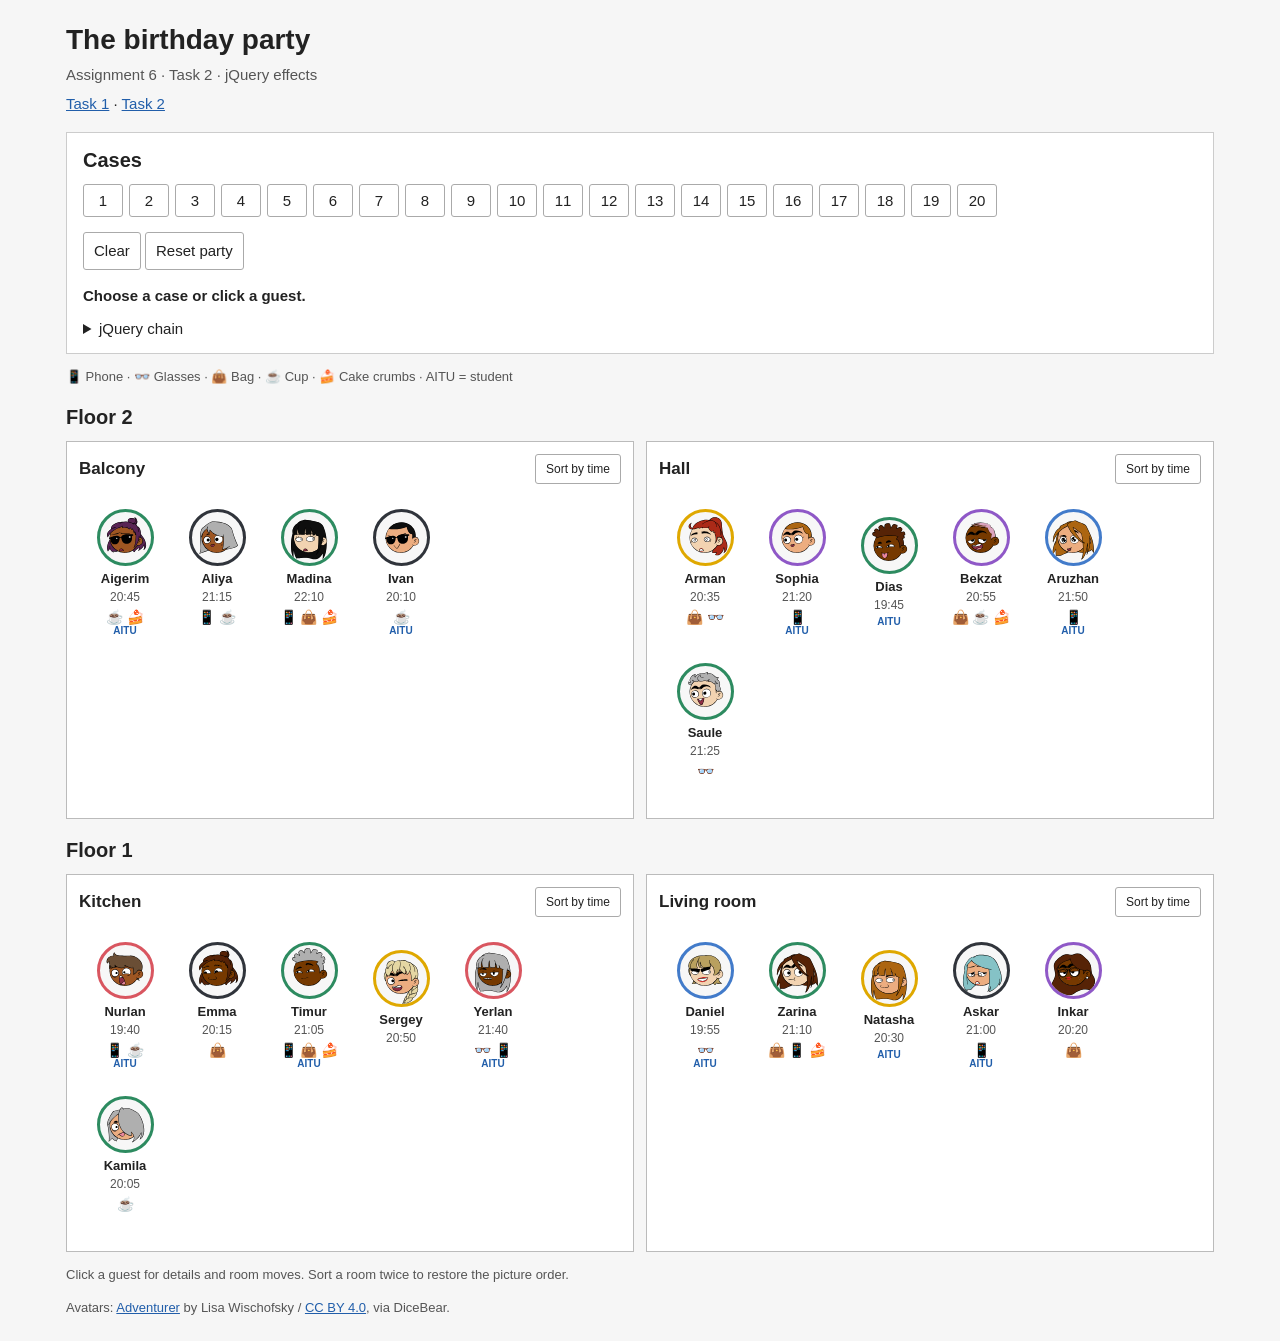
<file: index.html>
<!doctype html>
<html lang="en">
<head>
  <meta charset="utf-8">
  <meta name="viewport" content="width=device-width, initial-scale=1">
  <title>Assignment 6 — Party</title>
  <link rel="stylesheet" href="style.css">
</head>
<body data-task="2">
  <main>
    <header>
      <h1>The birthday party</h1>
      <p>Assignment 6 · Task 2 · jQuery effects</p>
      <nav><a href="task1/index.html">Task 1</a> · <a href="index.html" aria-current="page">Task 2</a></nav>
    </header>
    <section class="controls" aria-label="Cases">
      <h2>Cases</h2>
      <div id="cases"></div>
      <p><button id="clear">Clear</button> <button id="reset">Reset party</button></p>
      <p id="result" role="status">Choose a case or click a guest.</p>
      <details><summary>jQuery chain</summary><pre id="chain">Choose a case.</pre></details>
    </section>
    <p class="legend">📱 Phone · 👓 Glasses · 👜 Bag · ☕ Cup · 🍰 Cake crumbs · AITU = student</p>
    <div id="house"></div>
    <p class="hint">Click a guest for details and room moves. Sort a room twice to restore the picture order.</p>
    <p class="hint">Avatars: <a href="https://www.dicebear.com/styles/adventurer/">Adventurer</a> by Lisa Wischofsky / <a href="https://creativecommons.org/licenses/by/4.0/">CC BY 4.0</a>, via DiceBear.</p>
  </main>
  <div id="overlay" hidden>
    <section id="detail" role="dialog" aria-modal="true" aria-labelledby="detail-name"></section>
  </div>
  <script src="vendor/jquery-3.7.1.min.js"></script>
  <script src="data.js"></script>
  <script src="cases.js"></script>
  <script src="app.js"></script>
</body>
</html>
</file>
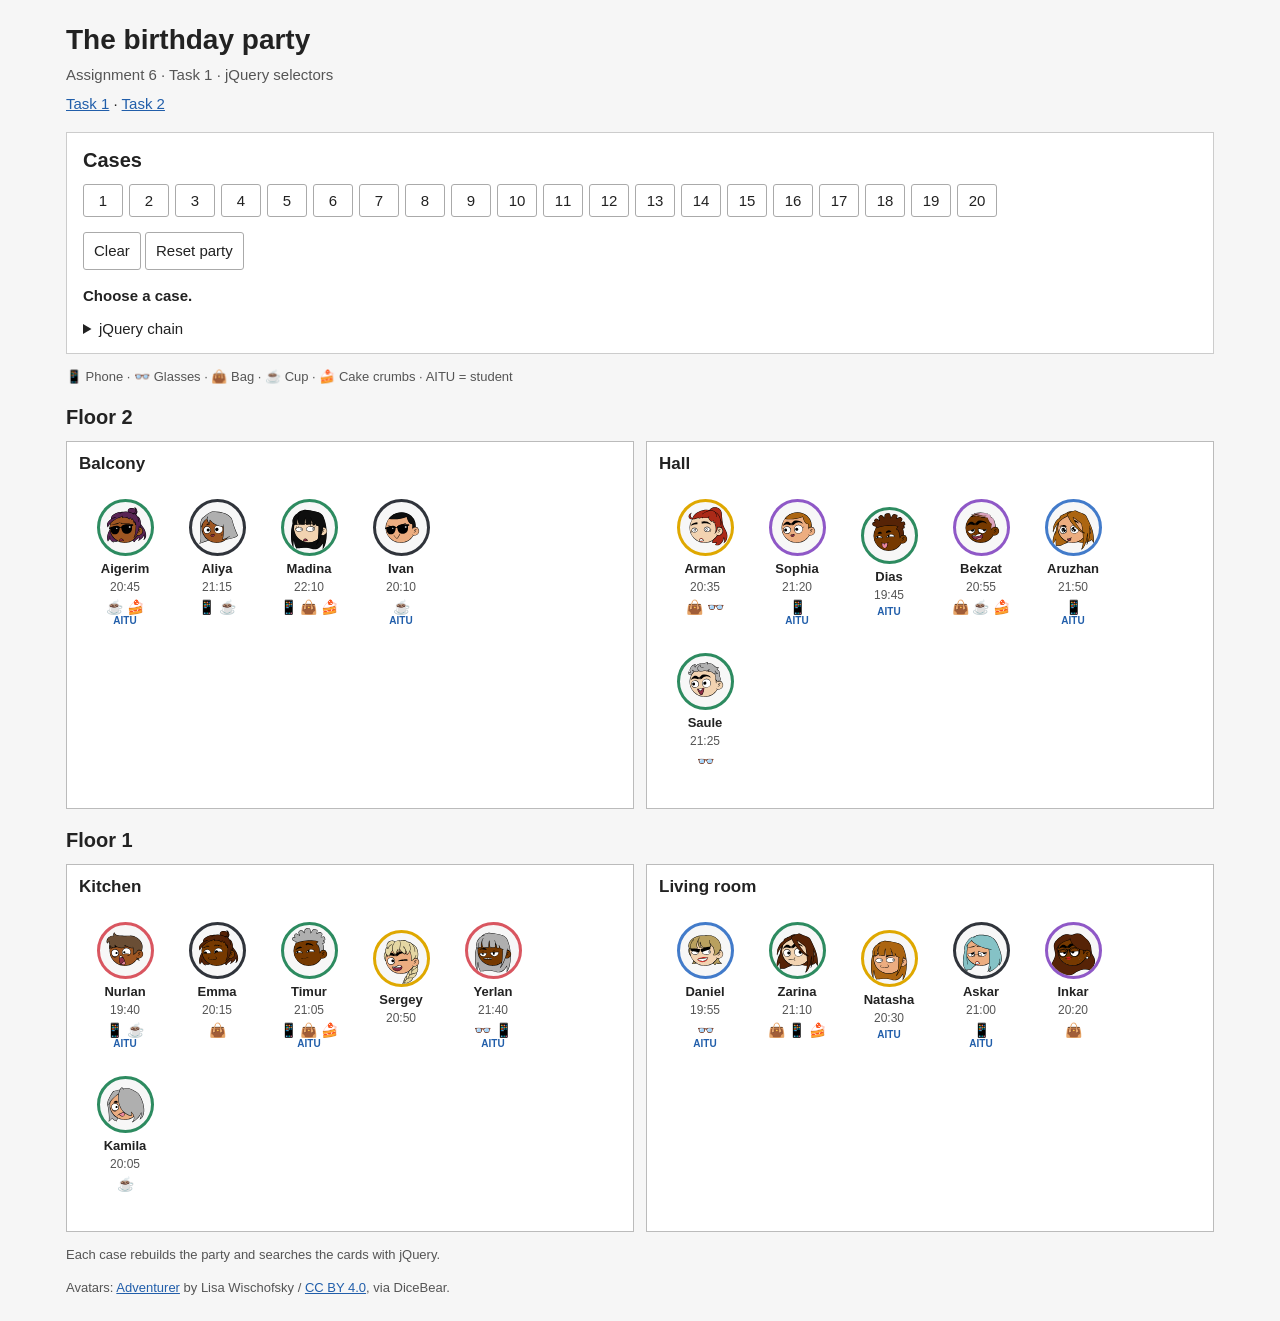
<file: task1/index.html>
<!doctype html>
<html lang="en">
<head>
  <meta charset="utf-8">
  <meta name="viewport" content="width=device-width, initial-scale=1">
  <title>Assignment 6 — Party</title>
  <link rel="stylesheet" href="../style.css">
</head>
<body data-task="1">
  <main>
    <header>
      <h1>The birthday party</h1>
      <p>Assignment 6 · Task 1 · jQuery selectors</p>
      <nav><a href="index.html" aria-current="page">Task 1</a> · <a href="../index.html">Task 2</a></nav>
    </header>
    <section class="controls" aria-label="Cases">
      <h2>Cases</h2>
      <div id="cases"></div>
      <p><button id="clear">Clear</button> <button id="reset">Reset party</button></p>
      <p id="result" role="status">Choose a case.</p>
      <details><summary>jQuery chain</summary><pre id="chain">Choose a case.</pre></details>
    </section>
    <p class="legend">📱 Phone · 👓 Glasses · 👜 Bag · ☕ Cup · 🍰 Cake crumbs · AITU = student</p>
    <div id="house"></div>
    <p class="hint">Each case rebuilds the party and searches the cards with jQuery.</p>
    <p class="hint">Avatars: <a href="https://www.dicebear.com/styles/adventurer/">Adventurer</a> by Lisa Wischofsky / <a href="https://creativecommons.org/licenses/by/4.0/">CC BY 4.0</a>, via DiceBear.</p>
  </main>
  <div id="overlay" hidden>
    <section id="detail" role="dialog" aria-modal="true" aria-labelledby="detail-name"></section>
  </div>
  <script src="../vendor/jquery-3.7.1.min.js"></script>
  <script src="../data.js"></script>
  <script src="../cases.js"></script>
  <script src="../app.js"></script>
</body>
</html>
</file>
<file: style.css>
* { box-sizing: border-box; }
body { margin: 0; background: #f6f6f6; color: #222; font: 15px Arial, sans-serif; }
main { max-width: 1180px; margin: 24px auto; padding: 0 16px; }
h1 { margin: 0 0 8px; font-size: 28px; }
h2 { margin: 0 0 12px; font-size: 20px; }
h3 { margin: 0; font-size: 17px; }
p { line-height: 1.5; }
header { margin-bottom: 20px; }
header p { margin: 0 0 8px; color: #555; }
a { color: #215eaa; }
button { padding: 7px 10px; border: 1px solid #aaa; border-radius: 3px; background: #fff; color: #222; cursor: pointer; font: inherit; }
button:hover { background: #eee; }
button:focus-visible, a:focus-visible { outline: 3px solid #2464a3; outline-offset: 2px; }
button.active { background: #dceafd; border-color: #2464a3; }
.controls { padding: 16px; border: 1px solid #ccc; background: #fff; }
#cases { display: flex; gap: 6px; flex-wrap: wrap; }
#cases button { min-width: 40px; }
#result { margin: 12px 0; font-weight: bold; }
summary { cursor: pointer; }
pre { padding: 10px; background: #f3f3f3; white-space: pre-wrap; overflow-wrap: anywhere; font-size: 13px; line-height: 1.5; }
.legend, .hint { color: #555; font-size: 13px; }
.floor { margin-top: 20px; }
.rooms { display: grid; grid-template-columns: 1fr 1fr; gap: 12px; }
.room { min-width: 0; padding: 12px; border: 1px solid #bbb; background: white; }
.room.selected { background: #fff9df; border-color: #b58a12; }
.room-heading { display: flex; align-items: center; justify-content: space-between; gap: 8px; margin-bottom: 14px; }
.sort { font-size: 12px; }
.guests { display: flex; flex-wrap: wrap; align-content: flex-start; min-height: 164px; }
.guest { position: relative; flex: 0 0 92px; width: 92px; min-height: 154px; padding: 6px 3px; margin: 0; border: 2px solid transparent; background: transparent; text-align: center; }
.guest:hover { background: #f0f0f0; }
.guest.selected { border-color: #b58a12; background: #fff3bd; }
.avatar { display: block; width: 57px; height: 57px; margin: 0 auto 5px; border: 3px solid var(--color); border-radius: 50%; background: #f7f7f7; }
.guest strong, .guest small { display: block; }
.guest strong { font-size: 13px; }
.time { margin: 4px 0; color: #555; font-size: 12px; }
.things { min-height: 22px; font-size: 14px; }
.badge { min-height: 17px; color: #215eaa; font-size: 10px; font-weight: bold; }
.slot { flex: 0 0 auto; height: 154px; overflow: hidden; }
.flight { position: fixed; margin: 0; z-index: 30; pointer-events: none; }
#overlay { position: fixed; inset: 0; z-index: 20; background: #0003; pointer-events: none; }
#overlay[hidden] { display: none; }
#detail { position: fixed; padding: 20px; border: 1px solid #888; border-radius: 4px; background: white; overflow: hidden; pointer-events: auto; }
#detail h2 { padding-right: 30px; }
#detail .close { position: absolute; top: 8px; right: 8px; }
#move-buttons { display: flex; flex-wrap: wrap; gap: 6px; }
@media (max-width: 1000px) { .rooms { grid-template-columns: 1fr 1fr; } }
@media (max-width: 620px) {
  main { margin: 16px auto; padding: 0 10px; }
  .rooms { grid-template-columns: 1fr; }
  .room { padding: 10px; }
  h1 { font-size: 24px; }
}
</file>
